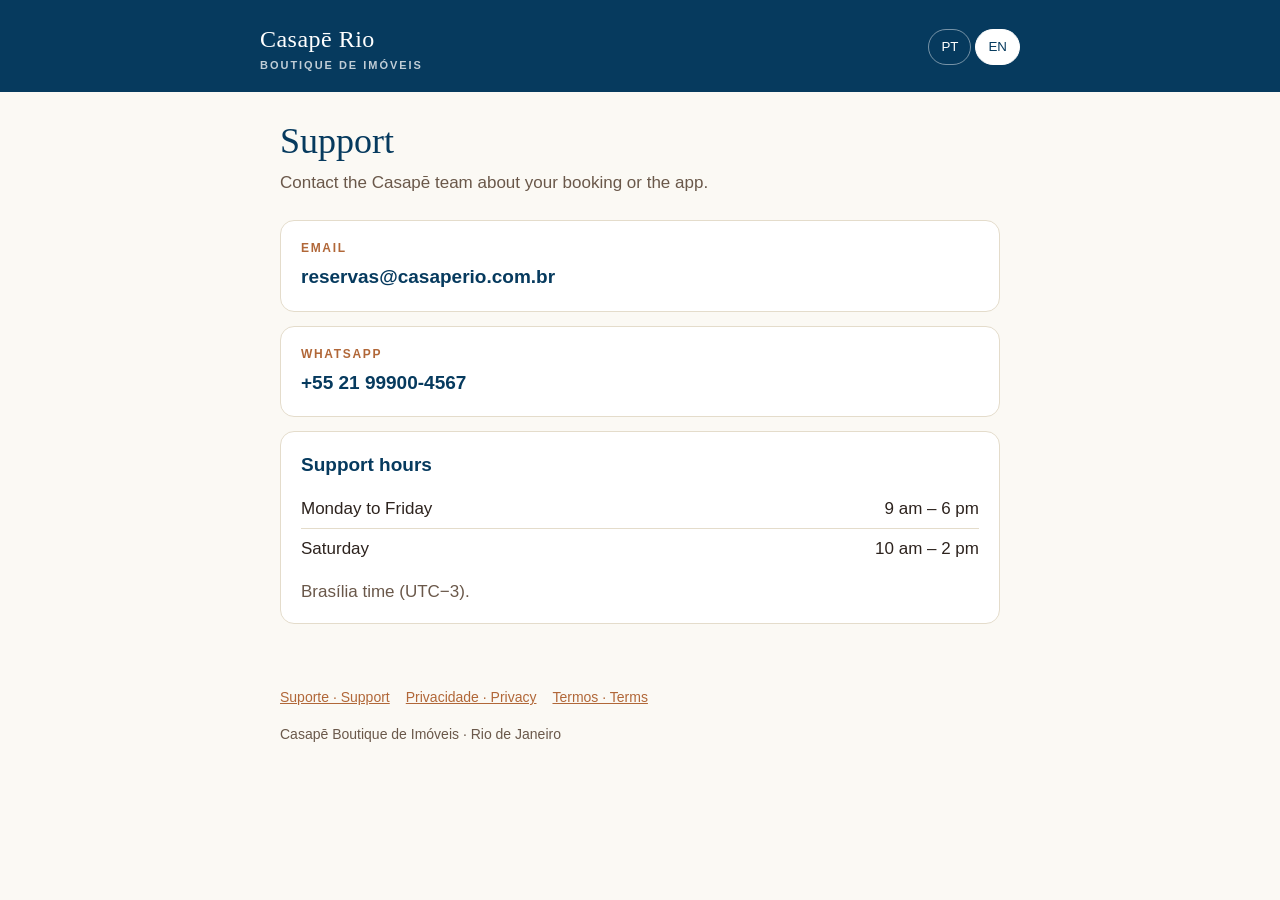
<file: index.html>
<!doctype html>
<html lang="pt-BR">
<head>
  <meta charset="utf-8">
  <meta name="viewport" content="width=device-width, initial-scale=1">
  <link rel="icon" href="data:,">
  <title>Casapē Rio</title>
  <meta http-equiv="refresh" content="0; url=/suporte/">
  <link rel="canonical" href="/suporte/">
  <script>location.replace('/suporte/' + location.search);</script>
</head>
<body>
  <p><a href="/suporte/">Suporte · Support</a></p>
</body>
</html>
</file>
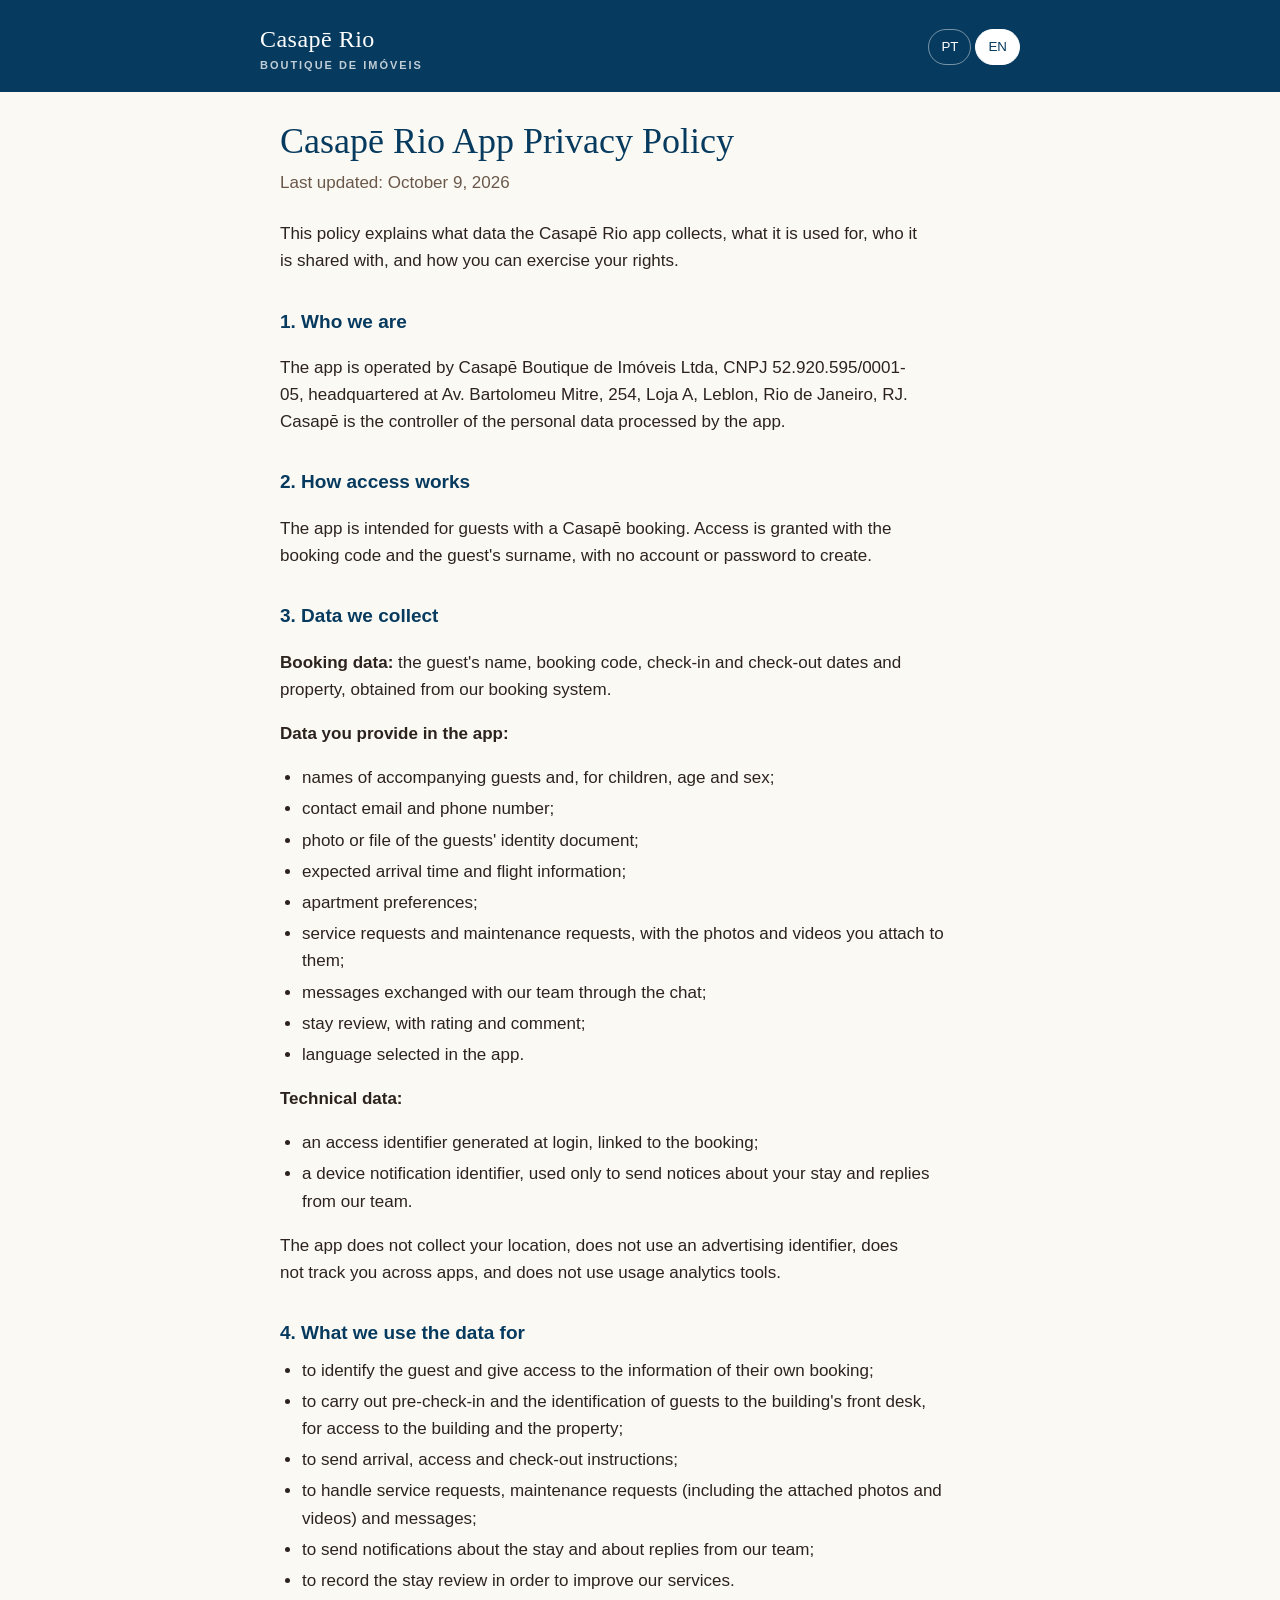
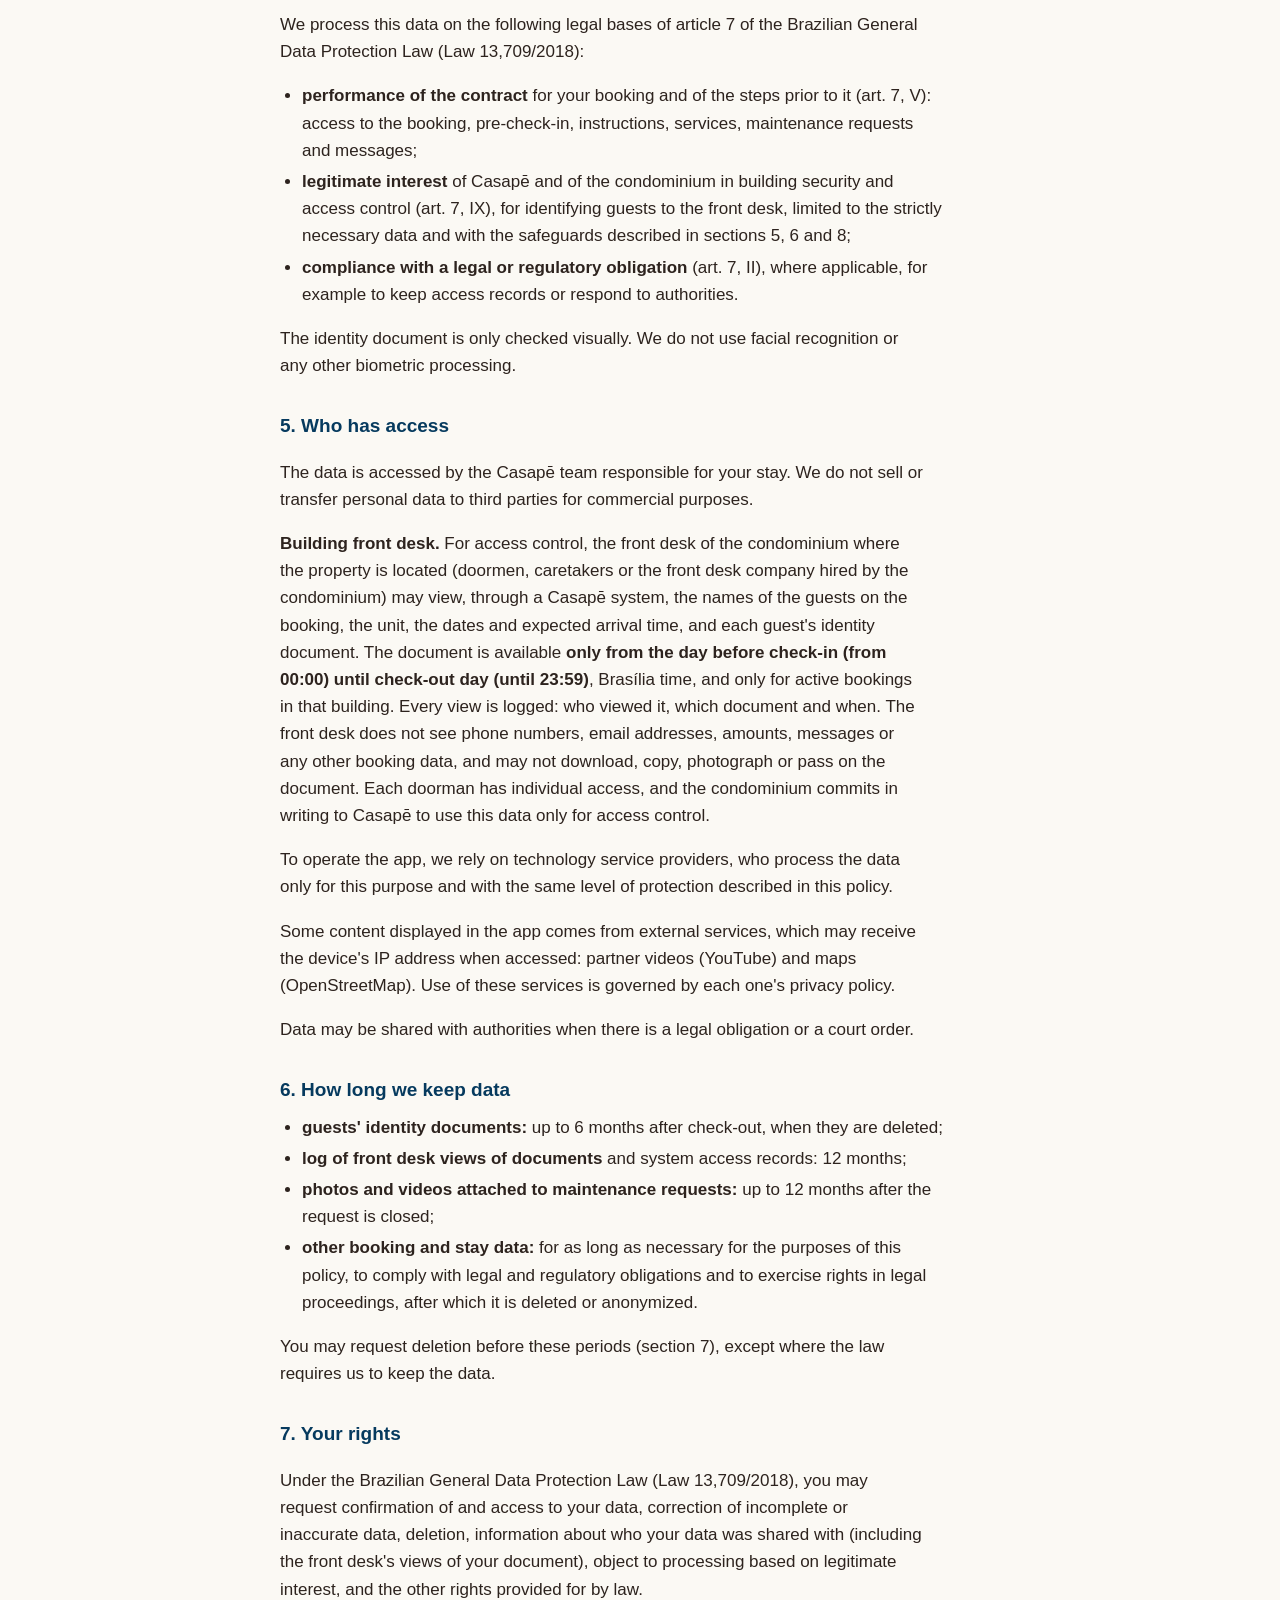
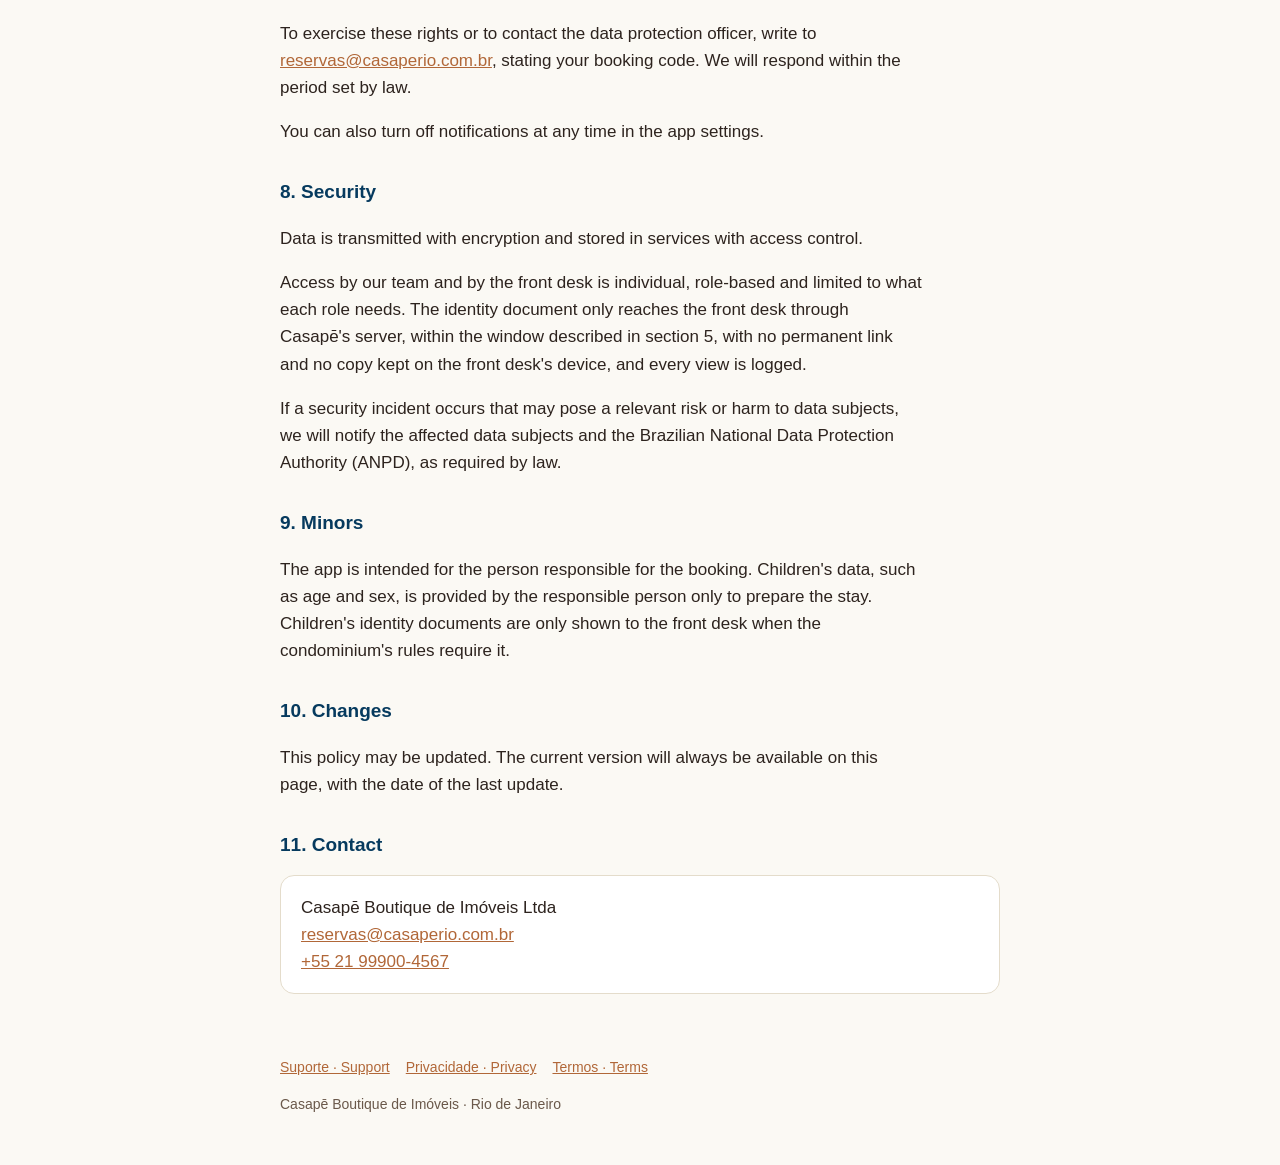
<file: privacidade/index.html>
<!doctype html>
<html lang="pt-BR">
<head>
  <meta charset="utf-8">
  <meta name="viewport" content="width=device-width, initial-scale=1">
  <link rel="icon" href="data:,">
  <title>Política de Privacidade · Casapē Rio</title>
  <meta name="description" content="Política de Privacidade do aplicativo Casapē Rio.">
  <link rel="stylesheet" href="/assets/site.css">
</head>
<body>
  <header>
    <div class="topo">
      <a class="marca" href="/suporte/">Casapē Rio<small>Boutique de Imóveis</small></a>
      <div class="idiomas" role="group" aria-label="Idioma / Language">
        <button type="button" data-set="pt" aria-pressed="true">PT</button>
        <button type="button" data-set="en" aria-pressed="false">EN</button>
      </div>
    </div>
  </header>

  <main class="texto">
    <!-- Revisão L-1 (LGPD, portaria do condomínio), 09/10/2026: §3, §4, §5, §6, §7, §8 e §9,
         em pt e en. A validar com o jurídico antes de publicar. Os prazos do §6 dependem da
         limpeza automática (documentos e registros) e do prazo dos anexos dos chamados. -->
    <article data-lang="pt">
      <h1>Política de Privacidade do Aplicativo Casapē Rio</h1>
      <p class="sub">Última atualização: 9 de outubro de 2026</p>

      <p>Esta política explica quais dados o aplicativo Casapē Rio coleta, para que eles são usados, com quem são compartilhados e como você pode exercer seus direitos.</p>

      <h2>1. Quem somos</h2>
      <p>O aplicativo é operado pela Casapē Boutique de Imóveis Ltda, CNPJ 52.920.595/0001-05, com sede na Av. Bartolomeu Mitre, 254, Loja A, Leblon, Rio de Janeiro, RJ. A Casapē é a controladora dos dados pessoais tratados pelo aplicativo.</p>

      <h2>2. Como o acesso funciona</h2>
      <p>O aplicativo é destinado a hóspedes com reserva na Casapē. O acesso é feito com o código da reserva e o sobrenome do hóspede, sem criação de conta nem senha.</p>

      <h2>3. Dados que coletamos</h2>
      <p><strong>Dados da reserva:</strong> nome do hóspede, código da reserva, datas de entrada e saída e imóvel, obtidos do nosso sistema de reservas.</p>
      <p><strong>Dados que você informa no aplicativo:</strong></p>
      <ul>
        <li>nomes dos acompanhantes e, no caso de crianças, idade e sexo;</li>
        <li>e-mail e telefone de contato;</li>
        <li>foto ou arquivo do documento de identidade dos hóspedes;</li>
        <li>horário previsto de chegada e informações de voo;</li>
        <li>preferências do apartamento;</li>
        <li>pedidos de serviço e chamados de manutenção, com as fotos e os vídeos que você anexar a eles;</li>
        <li>mensagens trocadas com a nossa equipe pelo chat;</li>
        <li>avaliação da estadia, com nota e comentário;</li>
        <li>idioma escolhido no aplicativo.</li>
      </ul>
      <p><strong>Dados técnicos:</strong></p>
      <ul>
        <li>um identificador de acesso gerado no login, ligado à reserva;</li>
        <li>um identificador de notificações do aparelho, usado apenas para enviar avisos sobre a sua estadia e respostas da equipe.</li>
      </ul>
      <p>O aplicativo não coleta sua localização, não usa identificador de publicidade, não faz rastreamento entre aplicativos e não utiliza ferramentas de análise de uso.</p>

      <h2>4. Para que usamos os dados</h2>
      <ul>
        <li>identificar o hóspede e dar acesso às informações da própria reserva;</li>
        <li>realizar o pré-check-in e a identificação dos hóspedes perante a portaria do condomínio, para o acesso ao prédio e ao imóvel;</li>
        <li>enviar orientações de chegada, acesso e saída;</li>
        <li>atender pedidos de serviço, chamados de manutenção (inclusive pelas fotos e vídeos anexados) e mensagens;</li>
        <li>enviar notificações sobre a estadia e sobre respostas da equipe;</li>
        <li>registrar a avaliação da estadia para melhorar nossos serviços.</li>
      </ul>
      <p>Tratamos esses dados com base nas hipóteses do art. 7º da Lei Geral de Proteção de Dados (Lei 13.709/2018):</p>
      <ul>
        <li><strong>execução do contrato</strong> da sua reserva e dos procedimentos preliminares a ele (art. 7º, V): acesso à reserva, pré-check-in, orientações, serviços, chamados e mensagens;</li>
        <li><strong>legítimo interesse</strong> da Casapē e do condomínio na segurança do prédio e no controle de acesso (art. 7º, IX), para a identificação dos hóspedes perante a portaria, limitado aos dados estritamente necessários e com as garantias descritas nas seções 5, 6 e 8;</li>
        <li><strong>cumprimento de obrigação legal ou regulatória</strong> (art. 7º, II), quando houver, por exemplo para guardar registros de acesso ou atender a autoridades.</li>
      </ul>
      <p>O documento de identidade é conferido apenas visualmente. Não fazemos reconhecimento facial nem qualquer outro tratamento biométrico.</p>

      <h2>5. Quem tem acesso</h2>
      <p>Os dados são acessados pela equipe da Casapē responsável pela sua estadia. Não vendemos nem cedemos dados pessoais a terceiros para fins comerciais.</p>
      <p><strong>Portaria do condomínio.</strong> Para o controle de acesso ao prédio, a portaria do condomínio onde fica o imóvel (porteiros, zeladores ou a empresa de portaria contratada pelo condomínio) pode ver, por um sistema da Casapē, o nome dos hóspedes da reserva, a unidade, as datas e o horário previsto de chegada, e o documento de identidade de cada hóspede. O documento fica disponível <strong>somente da véspera do check-in (a partir de 00:00) até o dia do check-out (até 23:59)</strong>, no horário de Brasília, e só para as reservas ativas daquele prédio. Cada consulta fica registrada: quem consultou, qual documento e quando. A portaria não vê telefone, e-mail, valores, mensagens nem outros dados da reserva, e não pode baixar, copiar, fotografar ou repassar o documento. Cada porteiro tem acesso individual, e o condomínio assume por escrito com a Casapē o compromisso de usar esses dados só para o controle de acesso.</p>
      <p>Para o funcionamento do aplicativo, contamos com prestadores de serviço de tecnologia, que tratam os dados apenas para essa finalidade e com o mesmo nível de proteção descrito nesta política.</p>
      <p>Alguns conteúdos exibidos no aplicativo vêm de serviços externos, que podem receber o endereço IP do aparelho quando acessados: vídeos de parceiros (YouTube) e mapas (OpenStreetMap). O uso desses serviços segue as políticas de privacidade de cada um.</p>
      <p>Dados podem ser compartilhados com autoridades quando houver obrigação legal ou ordem judicial.</p>

      <h2>6. Por quanto tempo guardamos</h2>
      <ul>
        <li><strong>documento de identidade dos hóspedes:</strong> até 6 meses depois do check-out, quando é apagado;</li>
        <li><strong>registro das consultas da portaria aos documentos</strong> e registros de acesso ao sistema: 12 meses;</li>
        <li><strong>fotos e vídeos anexados aos chamados:</strong> até 12 meses depois da conclusão do chamado;</li>
        <li><strong>demais dados da reserva e da estadia:</strong> pelo tempo necessário para as finalidades desta política e para o cumprimento de obrigações legais e regulatórias e o exercício de direitos em processos, depois do que são apagados ou anonimizados.</li>
      </ul>
      <p>Você pode pedir a exclusão antes desses prazos (seção 7), salvo quando a lei exigir a guarda.</p>

      <h2>7. Seus direitos</h2>
      <p>Nos termos da Lei Geral de Proteção de Dados (Lei 13.709/2018), você pode solicitar a confirmação e o acesso aos seus dados, a correção de dados incompletos ou incorretos, a exclusão, informações sobre com quem os dados foram compartilhados (inclusive as consultas da portaria ao seu documento), opor-se a um tratamento feito com base no legítimo interesse e os demais direitos previstos na lei.</p>
      <p>Para exercer esses direitos ou falar com o encarregado pelo tratamento de dados pessoais, escreva para <a href="mailto:reservas@casaperio.com.br">reservas@casaperio.com.br</a>, informando o código da reserva. Responderemos no prazo previsto em lei.</p>
      <p>Você também pode desativar as notificações a qualquer momento nas configurações do aplicativo.</p>

      <h2>8. Segurança</h2>
      <p>Os dados são transmitidos com criptografia e armazenados em serviços com controle de acesso.</p>
      <p>O acesso da equipe e da portaria é individual, por perfil e limitado ao que cada função precisa. O documento de identidade só chega à portaria pelo servidor da Casapē, dentro da janela descrita na seção 5, sem link permanente e sem cópia guardada no aparelho da portaria, e cada consulta fica registrada.</p>
      <p>Se ocorrer um incidente de segurança que possa trazer risco ou dano relevante aos titulares, comunicaremos os titulares afetados e a Autoridade Nacional de Proteção de Dados (ANPD), como prevê a lei.</p>

      <h2>9. Menores de idade</h2>
      <p>O aplicativo é destinado ao responsável pela reserva. Dados de crianças, como idade e sexo, são informados pelo responsável apenas para preparar a hospedagem. O documento de identidade de crianças só é mostrado à portaria quando o regulamento do condomínio exigir.</p>

      <h2>10. Alterações</h2>
      <p>Esta política pode ser atualizada. A versão vigente estará sempre disponível nesta página, com a data da última atualização.</p>

      <h2>11. Contato</h2>
      <div class="cartao">
        <p style="margin:0">Casapē Boutique de Imóveis Ltda<br>
        <a href="mailto:reservas@casaperio.com.br">reservas@casaperio.com.br</a><br>
        <a href="https://wa.me/5521999004567">+55 21 99900-4567</a></p>
      </div>
    </article>

    <article data-lang="en" hidden>
      <h1>Casapē Rio App Privacy Policy</h1>
      <p class="sub">Last updated: October 9, 2026</p>

      <p>This policy explains what data the Casapē Rio app collects, what it is used for, who it is shared with, and how you can exercise your rights.</p>

      <h2>1. Who we are</h2>
      <p>The app is operated by Casapē Boutique de Imóveis Ltda, CNPJ 52.920.595/0001-05, headquartered at Av. Bartolomeu Mitre, 254, Loja A, Leblon, Rio de Janeiro, RJ. Casapē is the controller of the personal data processed by the app.</p>

      <h2>2. How access works</h2>
      <p>The app is intended for guests with a Casapē booking. Access is granted with the booking code and the guest's surname, with no account or password to create.</p>

      <h2>3. Data we collect</h2>
      <p><strong>Booking data:</strong> the guest's name, booking code, check-in and check-out dates and property, obtained from our booking system.</p>
      <p><strong>Data you provide in the app:</strong></p>
      <ul>
        <li>names of accompanying guests and, for children, age and sex;</li>
        <li>contact email and phone number;</li>
        <li>photo or file of the guests' identity document;</li>
        <li>expected arrival time and flight information;</li>
        <li>apartment preferences;</li>
        <li>service requests and maintenance requests, with the photos and videos you attach to them;</li>
        <li>messages exchanged with our team through the chat;</li>
        <li>stay review, with rating and comment;</li>
        <li>language selected in the app.</li>
      </ul>
      <p><strong>Technical data:</strong></p>
      <ul>
        <li>an access identifier generated at login, linked to the booking;</li>
        <li>a device notification identifier, used only to send notices about your stay and replies from our team.</li>
      </ul>
      <p>The app does not collect your location, does not use an advertising identifier, does not track you across apps, and does not use usage analytics tools.</p>

      <h2>4. What we use the data for</h2>
      <ul>
        <li>to identify the guest and give access to the information of their own booking;</li>
        <li>to carry out pre-check-in and the identification of guests to the building's front desk, for access to the building and the property;</li>
        <li>to send arrival, access and check-out instructions;</li>
        <li>to handle service requests, maintenance requests (including the attached photos and videos) and messages;</li>
        <li>to send notifications about the stay and about replies from our team;</li>
        <li>to record the stay review in order to improve our services.</li>
      </ul>
      <p>We process this data on the following legal bases of article 7 of the Brazilian General Data Protection Law (Law 13,709/2018):</p>
      <ul>
        <li><strong>performance of the contract</strong> for your booking and of the steps prior to it (art. 7, V): access to the booking, pre-check-in, instructions, services, maintenance requests and messages;</li>
        <li><strong>legitimate interest</strong> of Casapē and of the condominium in building security and access control (art. 7, IX), for identifying guests to the front desk, limited to the strictly necessary data and with the safeguards described in sections 5, 6 and 8;</li>
        <li><strong>compliance with a legal or regulatory obligation</strong> (art. 7, II), where applicable, for example to keep access records or respond to authorities.</li>
      </ul>
      <p>The identity document is only checked visually. We do not use facial recognition or any other biometric processing.</p>

      <h2>5. Who has access</h2>
      <p>The data is accessed by the Casapē team responsible for your stay. We do not sell or transfer personal data to third parties for commercial purposes.</p>
      <p><strong>Building front desk.</strong> For access control, the front desk of the condominium where the property is located (doormen, caretakers or the front desk company hired by the condominium) may view, through a Casapē system, the names of the guests on the booking, the unit, the dates and expected arrival time, and each guest's identity document. The document is available <strong>only from the day before check-in (from 00:00) until check-out day (until 23:59)</strong>, Brasília time, and only for active bookings in that building. Every view is logged: who viewed it, which document and when. The front desk does not see phone numbers, email addresses, amounts, messages or any other booking data, and may not download, copy, photograph or pass on the document. Each doorman has individual access, and the condominium commits in writing to Casapē to use this data only for access control.</p>
      <p>To operate the app, we rely on technology service providers, who process the data only for this purpose and with the same level of protection described in this policy.</p>
      <p>Some content displayed in the app comes from external services, which may receive the device's IP address when accessed: partner videos (YouTube) and maps (OpenStreetMap). Use of these services is governed by each one's privacy policy.</p>
      <p>Data may be shared with authorities when there is a legal obligation or a court order.</p>

      <h2>6. How long we keep data</h2>
      <ul>
        <li><strong>guests' identity documents:</strong> up to 6 months after check-out, when they are deleted;</li>
        <li><strong>log of front desk views of documents</strong> and system access records: 12 months;</li>
        <li><strong>photos and videos attached to maintenance requests:</strong> up to 12 months after the request is closed;</li>
        <li><strong>other booking and stay data:</strong> for as long as necessary for the purposes of this policy, to comply with legal and regulatory obligations and to exercise rights in legal proceedings, after which it is deleted or anonymized.</li>
      </ul>
      <p>You may request deletion before these periods (section 7), except where the law requires us to keep the data.</p>

      <h2>7. Your rights</h2>
      <p>Under the Brazilian General Data Protection Law (Law 13,709/2018), you may request confirmation of and access to your data, correction of incomplete or inaccurate data, deletion, information about who your data was shared with (including the front desk's views of your document), object to processing based on legitimate interest, and the other rights provided for by law.</p>
      <p>To exercise these rights or to contact the data protection officer, write to <a href="mailto:reservas@casaperio.com.br">reservas@casaperio.com.br</a>, stating your booking code. We will respond within the period set by law.</p>
      <p>You can also turn off notifications at any time in the app settings.</p>

      <h2>8. Security</h2>
      <p>Data is transmitted with encryption and stored in services with access control.</p>
      <p>Access by our team and by the front desk is individual, role-based and limited to what each role needs. The identity document only reaches the front desk through Casapē's server, within the window described in section 5, with no permanent link and no copy kept on the front desk's device, and every view is logged.</p>
      <p>If a security incident occurs that may pose a relevant risk or harm to data subjects, we will notify the affected data subjects and the Brazilian National Data Protection Authority (ANPD), as required by law.</p>

      <h2>9. Minors</h2>
      <p>The app is intended for the person responsible for the booking. Children's data, such as age and sex, is provided by the responsible person only to prepare the stay. Children's identity documents are only shown to the front desk when the condominium's rules require it.</p>

      <h2>10. Changes</h2>
      <p>This policy may be updated. The current version will always be available on this page, with the date of the last update.</p>

      <h2>11. Contact</h2>
      <div class="cartao">
        <p style="margin:0">Casapē Boutique de Imóveis Ltda<br>
        <a href="mailto:reservas@casaperio.com.br">reservas@casaperio.com.br</a><br>
        <a href="https://wa.me/5521999004567">+55 21 99900-4567</a></p>
      </div>
    </article>
  </main>

  <footer>
    <nav>
      <a href="/suporte/">Suporte · Support</a>
      <a href="/privacidade/">Privacidade · Privacy</a>
      <a href="/termos/">Termos · Terms</a>
    </nav>
    <p>Casapē Boutique de Imóveis · Rio de Janeiro</p>
  </footer>

  <script src="/assets/lang.js"></script>
</body>
</html>
</file>
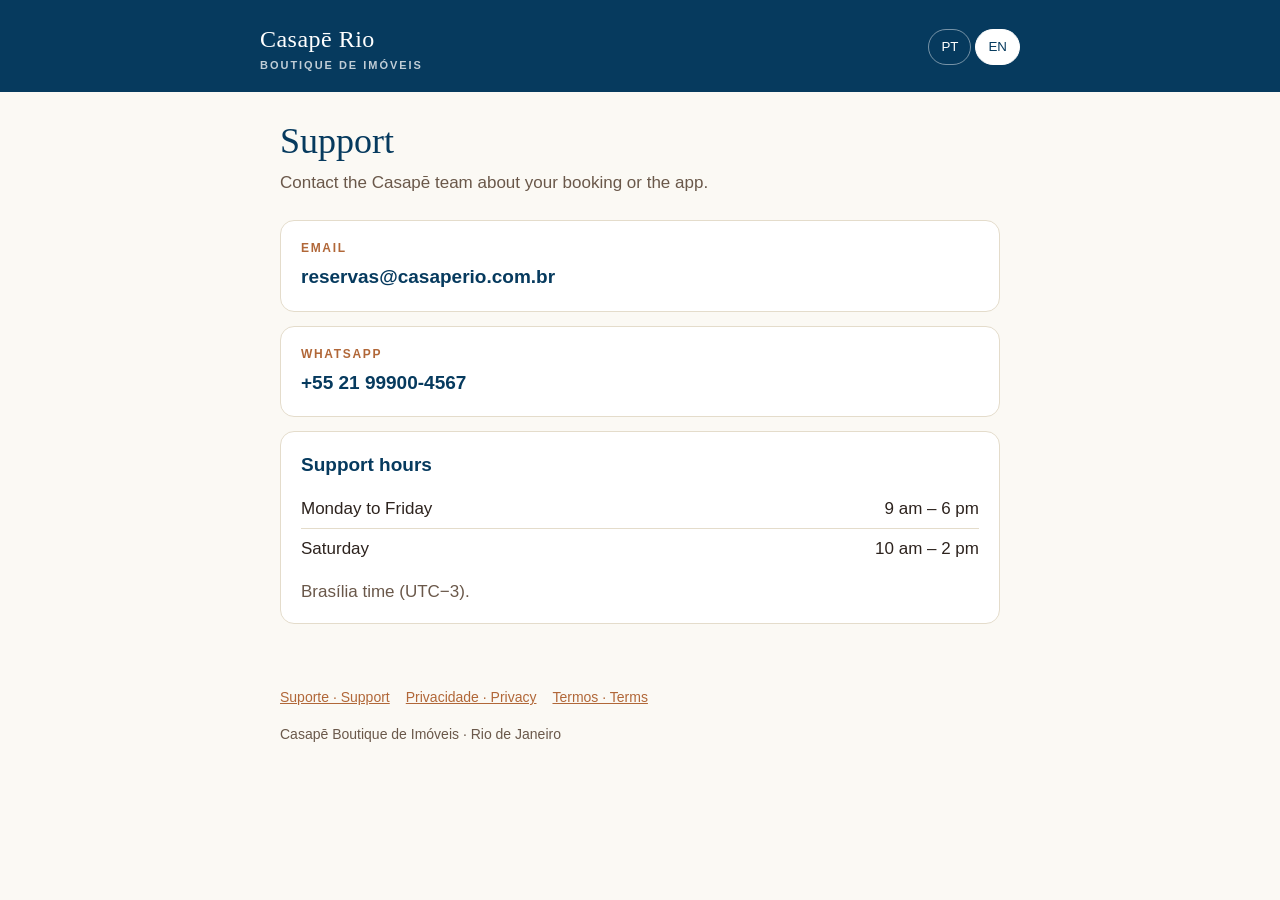
<file: suporte/index.html>
<!doctype html>
<html lang="pt-BR">
<head>
  <meta charset="utf-8">
  <meta name="viewport" content="width=device-width, initial-scale=1">
  <link rel="icon" href="data:,">
  <title>Suporte · Casapē Rio</title>
  <meta name="description" content="Suporte do app Casapē Rio: e-mail, WhatsApp e horário de atendimento.">
  <link rel="stylesheet" href="/assets/site.css">
</head>
<body>
  <header>
    <div class="topo">
      <a class="marca" href="/suporte/">Casapē Rio<small>Boutique de Imóveis</small></a>
      <div class="idiomas" role="group" aria-label="Idioma / Language">
        <button type="button" data-set="pt" aria-pressed="true">PT</button>
        <button type="button" data-set="en" aria-pressed="false">EN</button>
      </div>
    </div>
  </header>

  <main>
    <section data-lang="pt">
      <h1>Suporte</h1>
      <p class="sub">Fale com a equipe Casapē sobre a sua reserva ou sobre o aplicativo.</p>

      <div class="cartao">
        <p class="rotulo">E-mail</p>
        <a class="contato" href="mailto:reservas@casaperio.com.br">reservas@casaperio.com.br</a>
      </div>

      <div class="cartao">
        <p class="rotulo">WhatsApp</p>
        <a class="contato" href="https://wa.me/5521999004567">+55 21 99900-4567</a>
      </div>

      <div class="cartao">
        <h2>Horário de atendimento</h2>
        <table>
          <tr><td>Segunda a sexta</td><td>9h às 18h</td></tr>
          <tr><td>Sábado</td><td>10h às 14h</td></tr>
        </table>
        <p class="sub" style="margin:10px 0 0">Horário de Brasília.</p>
      </div>
    </section>

    <section data-lang="en" hidden>
      <h1>Support</h1>
      <p class="sub">Contact the Casapē team about your booking or the app.</p>

      <div class="cartao">
        <p class="rotulo">Email</p>
        <a class="contato" href="mailto:reservas@casaperio.com.br">reservas@casaperio.com.br</a>
      </div>

      <div class="cartao">
        <p class="rotulo">WhatsApp</p>
        <a class="contato" href="https://wa.me/5521999004567">+55 21 99900-4567</a>
      </div>

      <div class="cartao">
        <h2>Support hours</h2>
        <table>
          <tr><td>Monday to Friday</td><td>9 am – 6 pm</td></tr>
          <tr><td>Saturday</td><td>10 am – 2 pm</td></tr>
        </table>
        <p class="sub" style="margin:10px 0 0">Brasília time (UTC−3).</p>
      </div>
    </section>
  </main>

  <footer>
    <nav>
      <a href="/suporte/">Suporte · Support</a>
      <a href="/privacidade/">Privacidade · Privacy</a>
      <a href="/termos/">Termos · Terms</a>
    </nav>
    <p>Casapē Boutique de Imóveis · Rio de Janeiro</p>
  </footer>

  <script src="/assets/lang.js"></script>
</body>
</html>
</file>
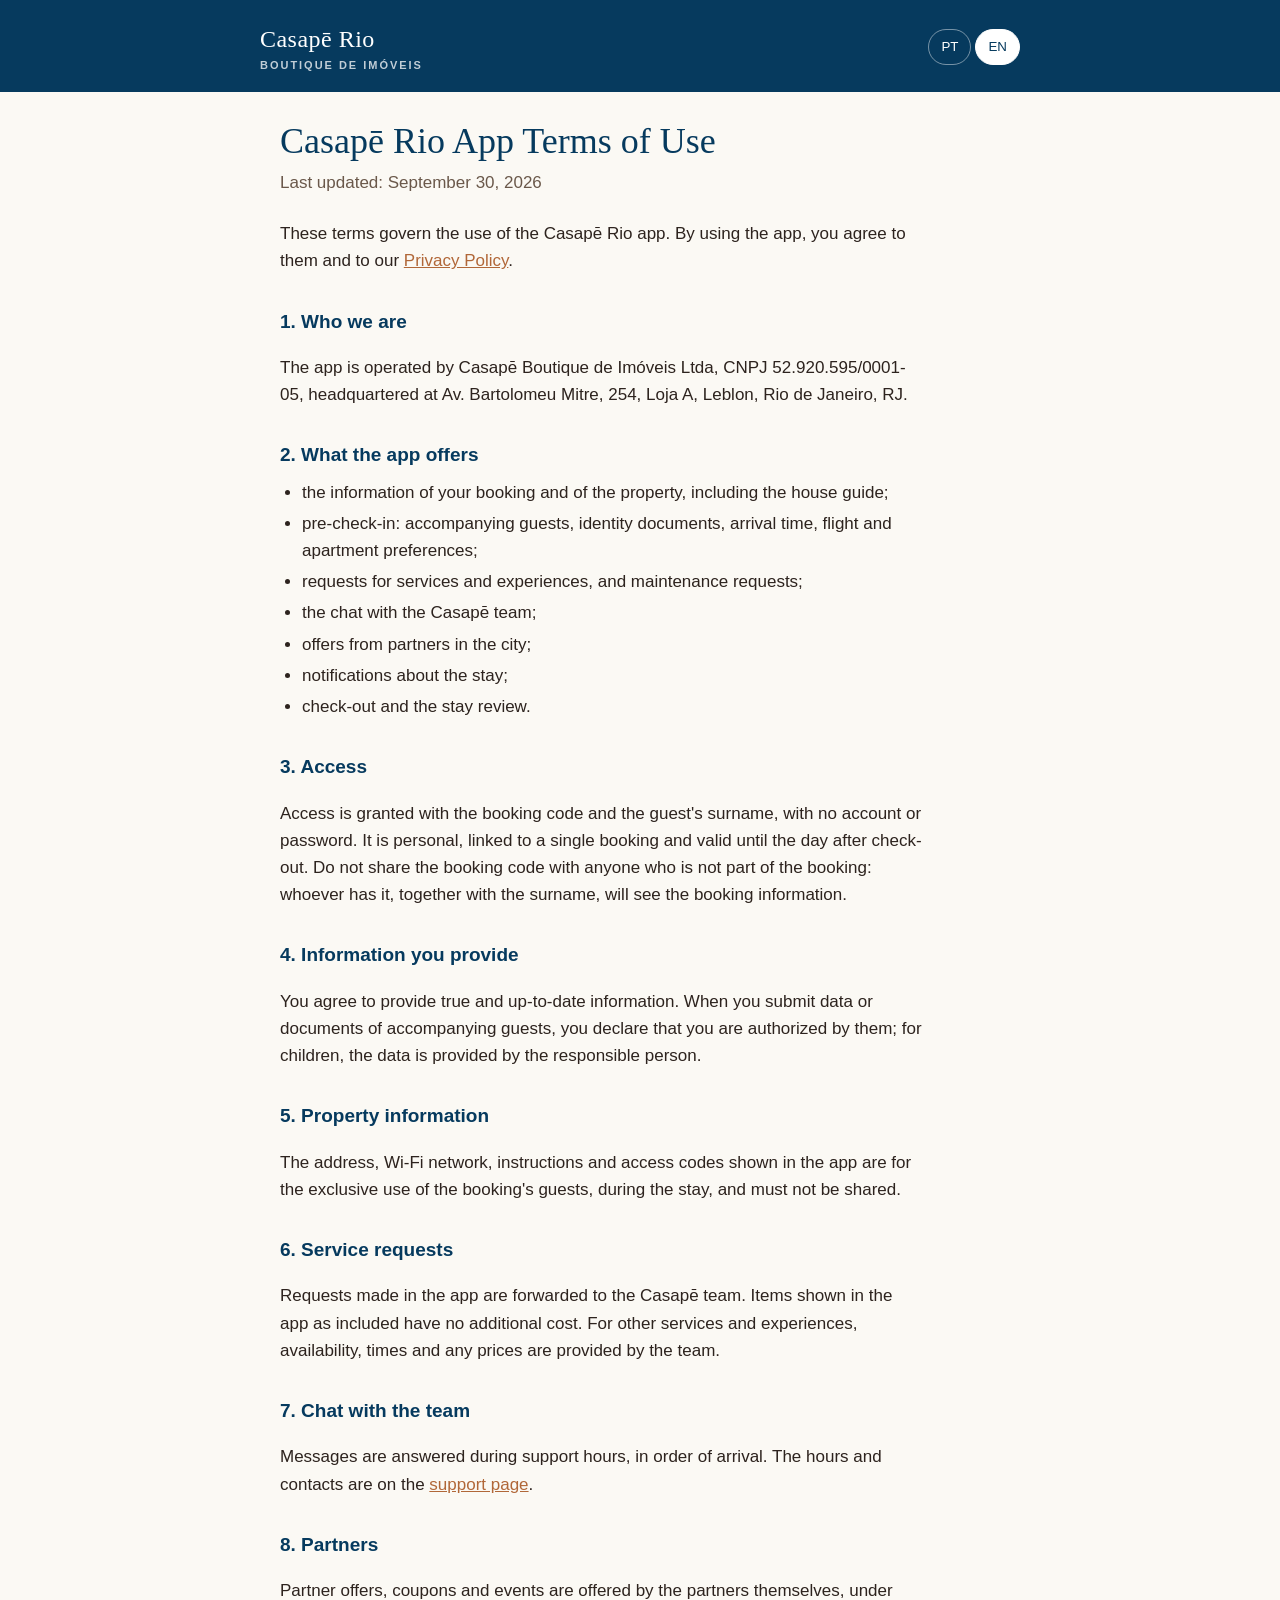
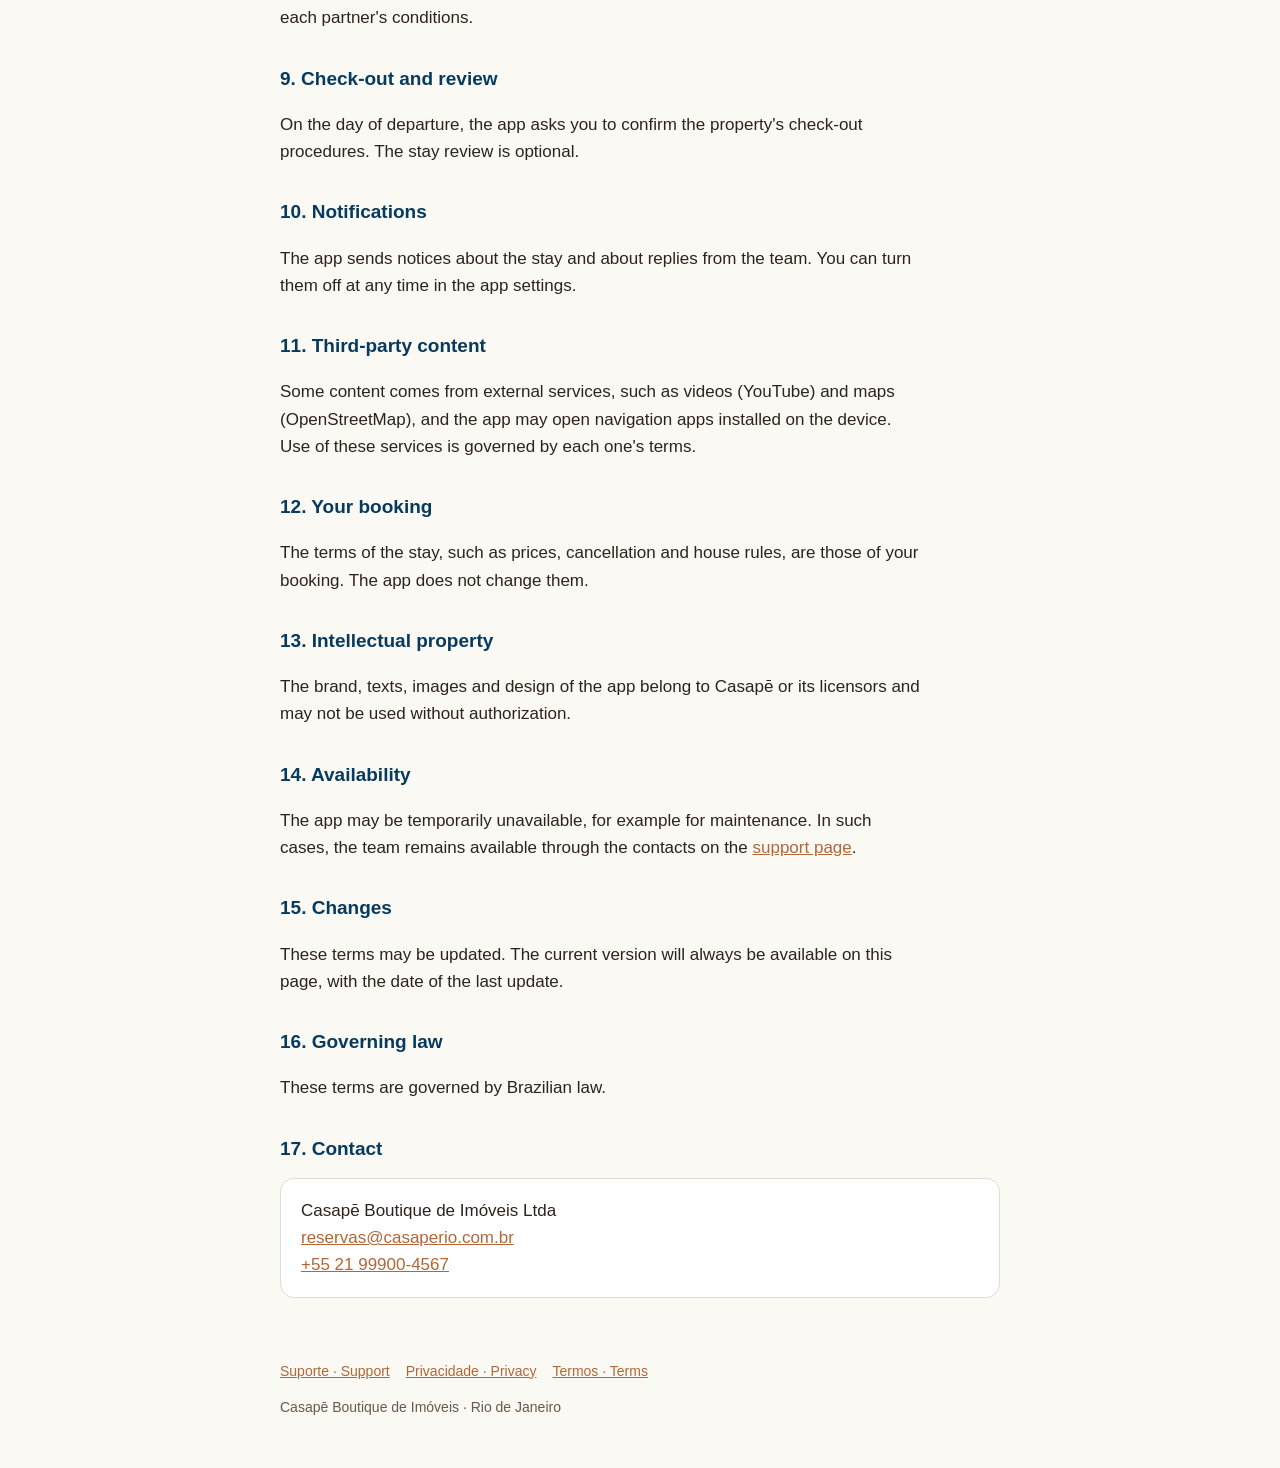
<file: termos/index.html>
<!doctype html>
<html lang="pt-BR">
<head>
  <meta charset="utf-8">
  <meta name="viewport" content="width=device-width, initial-scale=1">
  <link rel="icon" href="data:,">
  <title>Termos de Uso · Casapē Rio</title>
  <meta name="description" content="Termos de Uso do aplicativo Casapē Rio.">
  <link rel="stylesheet" href="/assets/site.css">
</head>
<body>
  <header>
    <div class="topo">
      <a class="marca" href="/suporte/">Casapē Rio<small>Boutique de Imóveis</small></a>
      <div class="idiomas" role="group" aria-label="Idioma / Language">
        <button type="button" data-set="pt" aria-pressed="true">PT</button>
        <button type="button" data-set="en" aria-pressed="false">EN</button>
      </div>
    </div>
  </header>

  <main class="texto">
    <article data-lang="pt">
      <h1>Termos de Uso do Aplicativo Casapē Rio</h1>
      <p class="sub">Última atualização: 30 de setembro de 2026</p>

      <p>Estes termos regem o uso do aplicativo Casapē Rio. Ao usar o aplicativo, você concorda com eles e com a nossa <a href="/privacidade/">Política de Privacidade</a>.</p>

      <h2>1. Quem somos</h2>
      <p>O aplicativo é operado pela Casapē Boutique de Imóveis Ltda, CNPJ 52.920.595/0001-05, com sede na Av. Bartolomeu Mitre, 254, Loja A, Leblon, Rio de Janeiro, RJ.</p>

      <h2>2. O que o aplicativo oferece</h2>
      <ul>
        <li>as informações da sua reserva e do imóvel, incluindo o guia da casa;</li>
        <li>o pré-check-in: acompanhantes, documentos de identidade, horário de chegada, voo e preferências do apartamento;</li>
        <li>pedidos de serviços e experiências e chamados de manutenção;</li>
        <li>o chat com a equipe Casapē;</li>
        <li>ofertas de parceiros na cidade;</li>
        <li>notificações sobre a estadia;</li>
        <li>o check-out e a avaliação da estadia.</li>
      </ul>

      <h2>3. Acesso</h2>
      <p>O acesso é feito com o código da reserva e o sobrenome do hóspede, sem conta nem senha. Ele é pessoal, ligado a uma única reserva e vale até o dia seguinte ao check-out. Não compartilhe o código da reserva com quem não faz parte dela: quem o tiver, junto com o sobrenome, verá as informações da reserva.</p>

      <h2>4. Informações que você fornece</h2>
      <p>Você se compromete a informar dados verdadeiros e atualizados. Ao enviar dados ou documentos de acompanhantes, você declara estar autorizado por eles; no caso de crianças, os dados são informados pelo responsável.</p>

      <h2>5. Informações do imóvel</h2>
      <p>O endereço, a rede Wi-Fi, as instruções e os códigos de acesso exibidos no aplicativo são de uso exclusivo dos hóspedes da reserva, durante a estadia, e não devem ser compartilhados.</p>

      <h2>6. Pedidos de serviço</h2>
      <p>Os pedidos feitos pelo aplicativo são encaminhados à equipe da Casapē. Os itens indicados no aplicativo como incluídos não têm custo adicional. Para os demais serviços e experiências, a disponibilidade, os horários e os eventuais valores são informados pela equipe.</p>

      <h2>7. Chat com a equipe</h2>
      <p>As mensagens são respondidas no horário de atendimento, na ordem de chegada. O horário e os contatos estão na <a href="/suporte/">página de suporte</a>.</p>

      <h2>8. Parceiros</h2>
      <p>As ofertas, os cupons e os eventos de parceiros são oferecidos pelos próprios parceiros, nas condições de cada um.</p>

      <h2>9. Check-out e avaliação</h2>
      <p>No dia da saída, o aplicativo pede a confirmação dos procedimentos de saída do imóvel. A avaliação da estadia é opcional.</p>

      <h2>10. Notificações</h2>
      <p>O aplicativo envia avisos sobre a estadia e sobre respostas da equipe. Você pode desativá-los a qualquer momento nas configurações do aplicativo.</p>

      <h2>11. Conteúdo de terceiros</h2>
      <p>Alguns conteúdos vêm de serviços externos, como vídeos (YouTube) e mapas (OpenStreetMap), e o aplicativo pode abrir aplicativos de navegação instalados no aparelho. O uso desses serviços segue os termos de cada um.</p>

      <h2>12. A sua reserva</h2>
      <p>As condições da hospedagem, como valores, cancelamento e regras da casa, são as da sua reserva. O aplicativo não as altera.</p>

      <h2>13. Propriedade intelectual</h2>
      <p>A marca, os textos, as imagens e o design do aplicativo pertencem à Casapē ou a seus licenciantes e não podem ser usados sem autorização.</p>

      <h2>14. Disponibilidade</h2>
      <p>O aplicativo pode ficar temporariamente indisponível, por exemplo para manutenção. Nesses casos, a equipe continua disponível pelos contatos da <a href="/suporte/">página de suporte</a>.</p>

      <h2>15. Alterações</h2>
      <p>Estes termos podem ser atualizados. A versão vigente estará sempre disponível nesta página, com a data da última atualização.</p>

      <h2>16. Lei aplicável</h2>
      <p>Estes termos são regidos pela legislação brasileira.</p>

      <h2>17. Contato</h2>
      <div class="cartao">
        <p style="margin:0">Casapē Boutique de Imóveis Ltda<br>
        <a href="mailto:reservas@casaperio.com.br">reservas@casaperio.com.br</a><br>
        <a href="https://wa.me/5521999004567">+55 21 99900-4567</a></p>
      </div>
    </article>

    <article data-lang="en" hidden>
      <h1>Casapē Rio App Terms of Use</h1>
      <p class="sub">Last updated: September 30, 2026</p>

      <p>These terms govern the use of the Casapē Rio app. By using the app, you agree to them and to our <a href="/privacidade/?lang=en">Privacy Policy</a>.</p>

      <h2>1. Who we are</h2>
      <p>The app is operated by Casapē Boutique de Imóveis Ltda, CNPJ 52.920.595/0001-05, headquartered at Av. Bartolomeu Mitre, 254, Loja A, Leblon, Rio de Janeiro, RJ.</p>

      <h2>2. What the app offers</h2>
      <ul>
        <li>the information of your booking and of the property, including the house guide;</li>
        <li>pre-check-in: accompanying guests, identity documents, arrival time, flight and apartment preferences;</li>
        <li>requests for services and experiences, and maintenance requests;</li>
        <li>the chat with the Casapē team;</li>
        <li>offers from partners in the city;</li>
        <li>notifications about the stay;</li>
        <li>check-out and the stay review.</li>
      </ul>

      <h2>3. Access</h2>
      <p>Access is granted with the booking code and the guest's surname, with no account or password. It is personal, linked to a single booking and valid until the day after check-out. Do not share the booking code with anyone who is not part of the booking: whoever has it, together with the surname, will see the booking information.</p>

      <h2>4. Information you provide</h2>
      <p>You agree to provide true and up-to-date information. When you submit data or documents of accompanying guests, you declare that you are authorized by them; for children, the data is provided by the responsible person.</p>

      <h2>5. Property information</h2>
      <p>The address, Wi-Fi network, instructions and access codes shown in the app are for the exclusive use of the booking's guests, during the stay, and must not be shared.</p>

      <h2>6. Service requests</h2>
      <p>Requests made in the app are forwarded to the Casapē team. Items shown in the app as included have no additional cost. For other services and experiences, availability, times and any prices are provided by the team.</p>

      <h2>7. Chat with the team</h2>
      <p>Messages are answered during support hours, in order of arrival. The hours and contacts are on the <a href="/suporte/?lang=en">support page</a>.</p>

      <h2>8. Partners</h2>
      <p>Partner offers, coupons and events are offered by the partners themselves, under each partner's conditions.</p>

      <h2>9. Check-out and review</h2>
      <p>On the day of departure, the app asks you to confirm the property's check-out procedures. The stay review is optional.</p>

      <h2>10. Notifications</h2>
      <p>The app sends notices about the stay and about replies from the team. You can turn them off at any time in the app settings.</p>

      <h2>11. Third-party content</h2>
      <p>Some content comes from external services, such as videos (YouTube) and maps (OpenStreetMap), and the app may open navigation apps installed on the device. Use of these services is governed by each one's terms.</p>

      <h2>12. Your booking</h2>
      <p>The terms of the stay, such as prices, cancellation and house rules, are those of your booking. The app does not change them.</p>

      <h2>13. Intellectual property</h2>
      <p>The brand, texts, images and design of the app belong to Casapē or its licensors and may not be used without authorization.</p>

      <h2>14. Availability</h2>
      <p>The app may be temporarily unavailable, for example for maintenance. In such cases, the team remains available through the contacts on the <a href="/suporte/?lang=en">support page</a>.</p>

      <h2>15. Changes</h2>
      <p>These terms may be updated. The current version will always be available on this page, with the date of the last update.</p>

      <h2>16. Governing law</h2>
      <p>These terms are governed by Brazilian law.</p>

      <h2>17. Contact</h2>
      <div class="cartao">
        <p style="margin:0">Casapē Boutique de Imóveis Ltda<br>
        <a href="mailto:reservas@casaperio.com.br">reservas@casaperio.com.br</a><br>
        <a href="https://wa.me/5521999004567">+55 21 99900-4567</a></p>
      </div>
    </article>
  </main>

  <footer>
    <nav>
      <a href="/suporte/">Suporte · Support</a>
      <a href="/privacidade/">Privacidade · Privacy</a>
      <a href="/termos/">Termos · Terms</a>
    </nav>
    <p>Casapē Boutique de Imóveis · Rio de Janeiro</p>
  </footer>

  <script src="/assets/lang.js"></script>
</body>
</html>
</file>
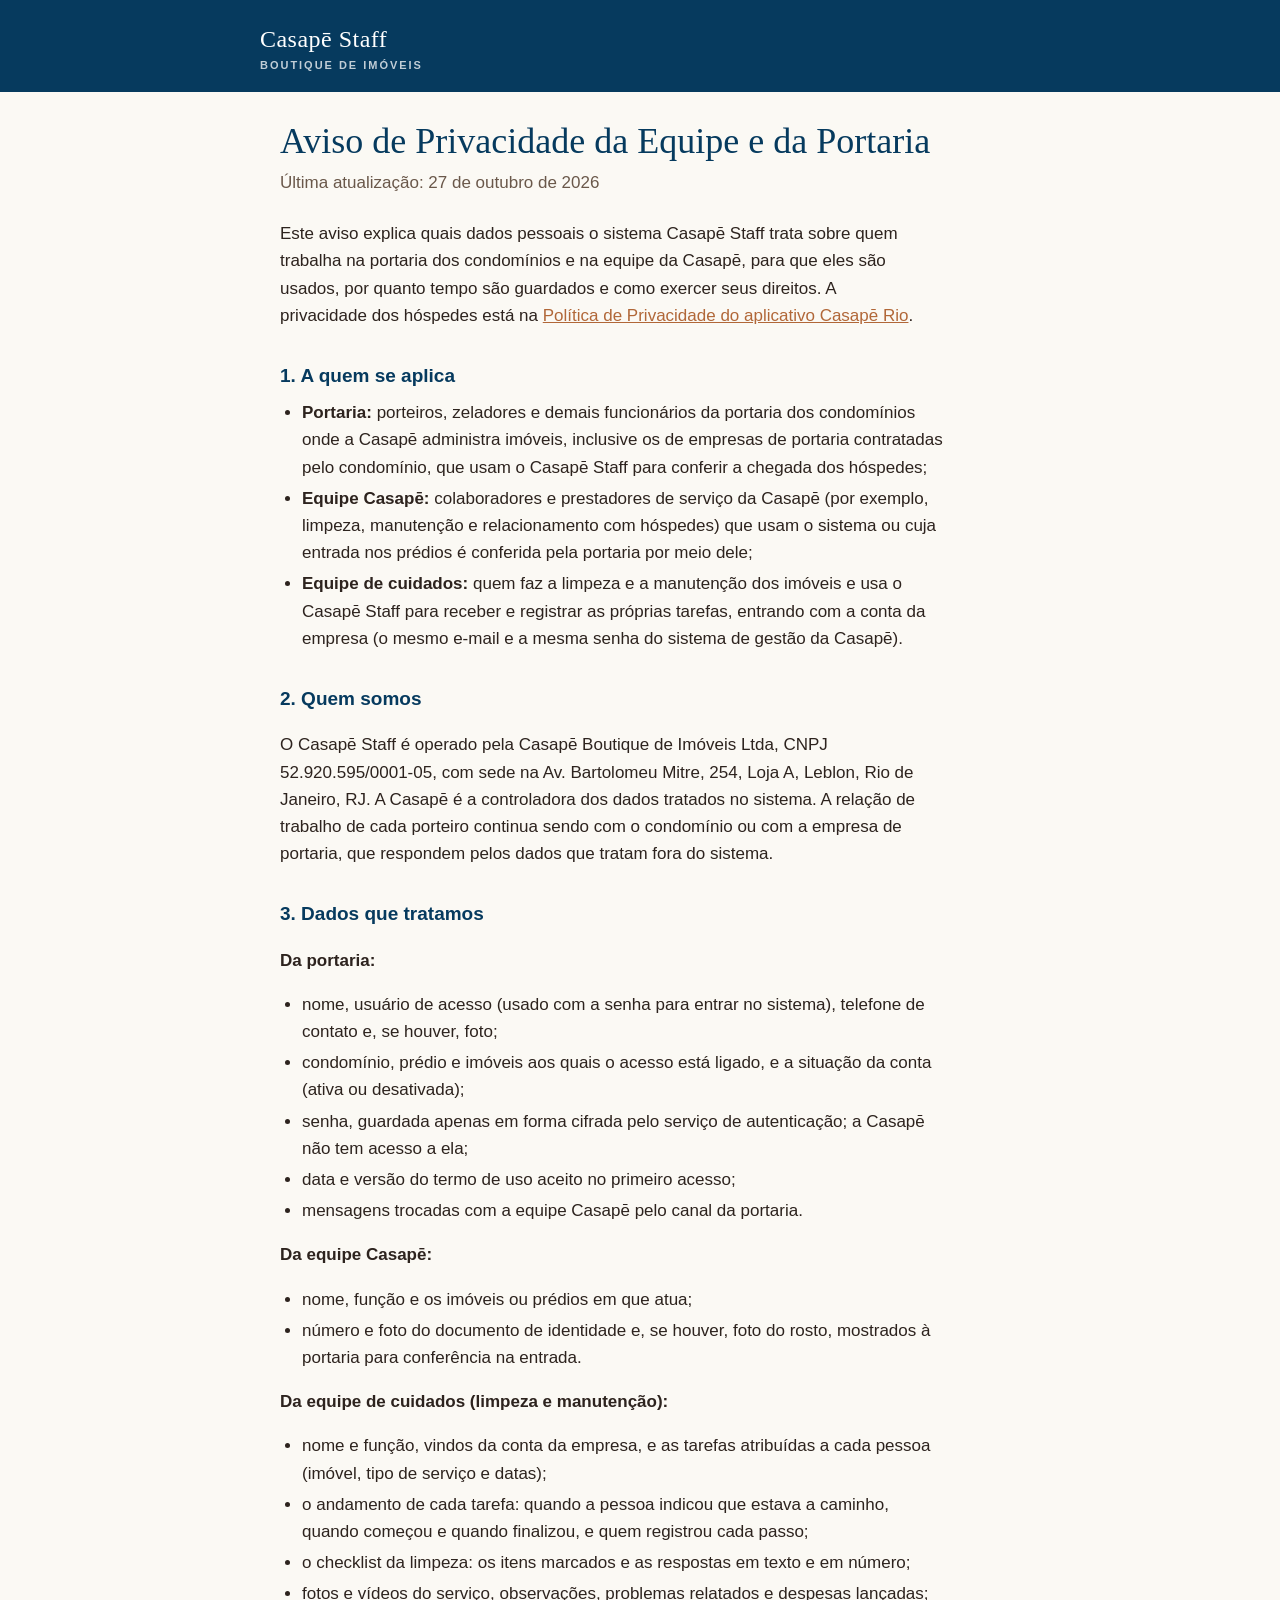
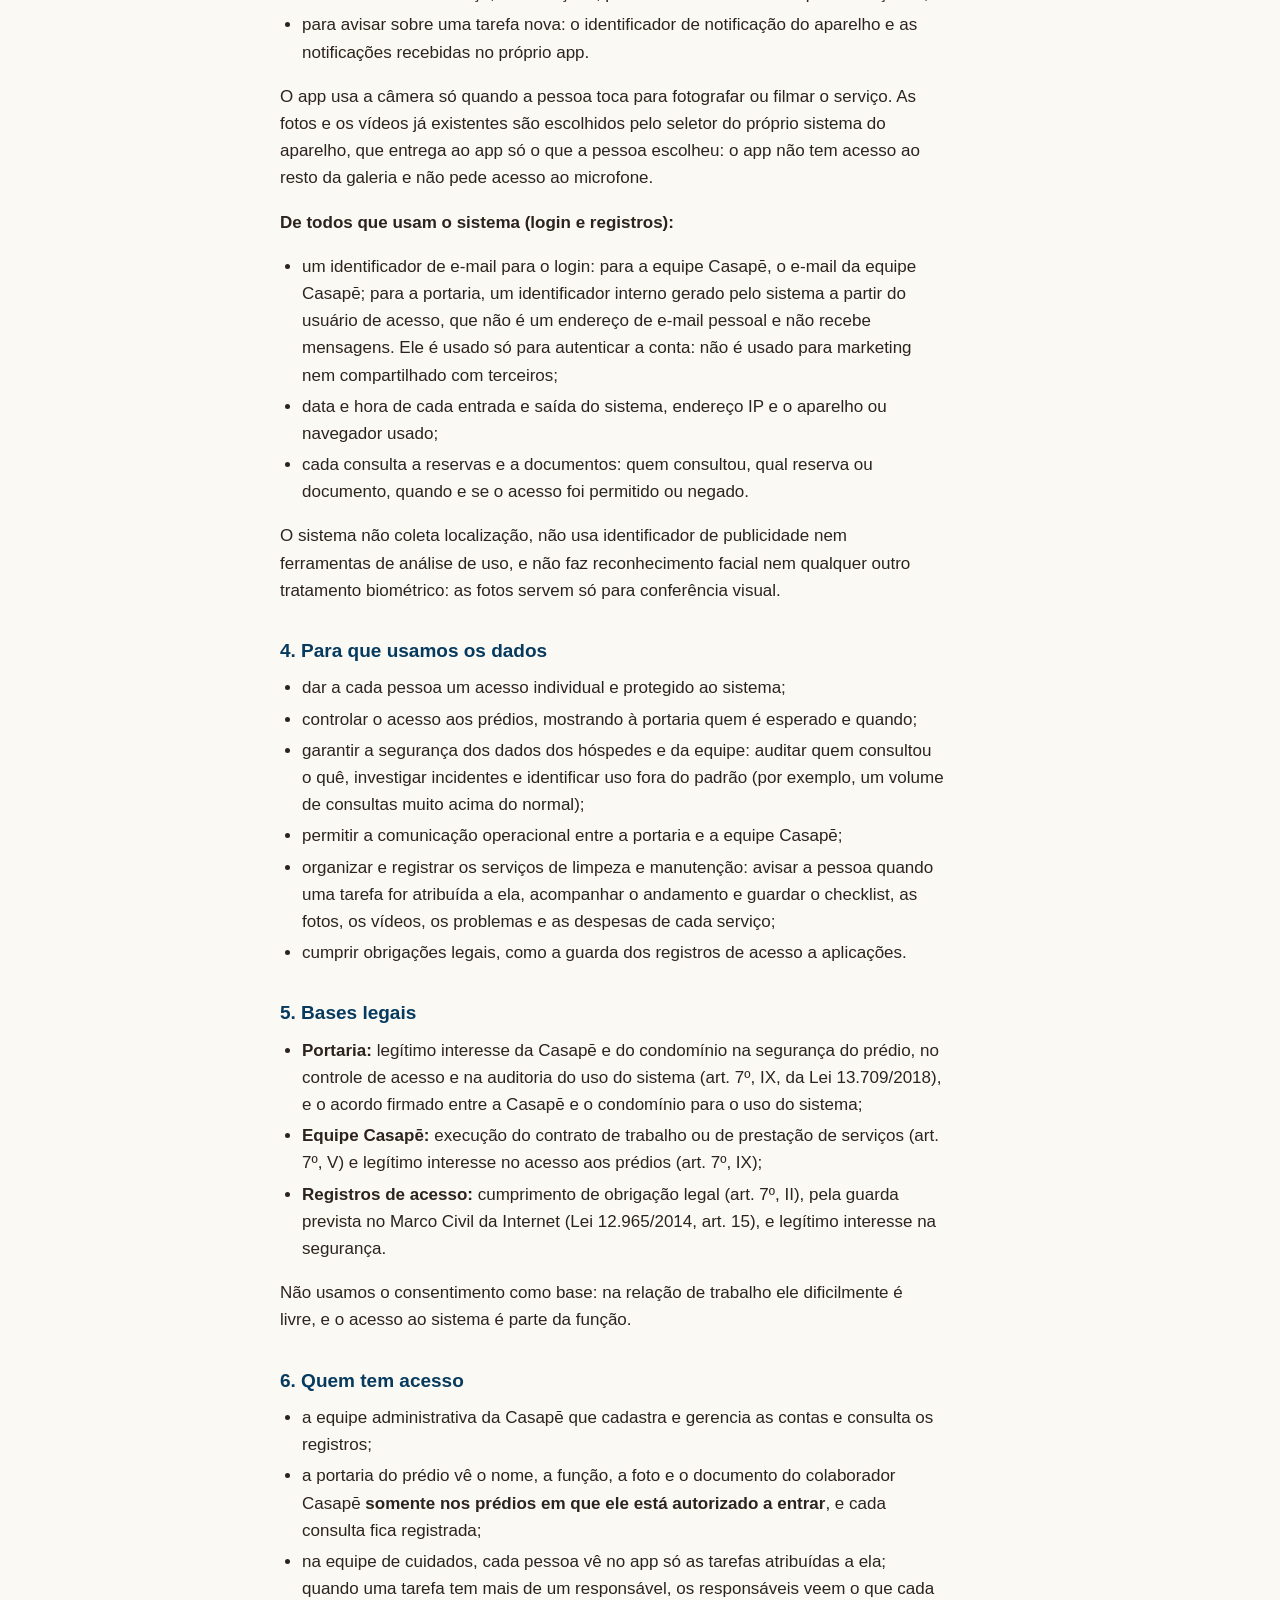
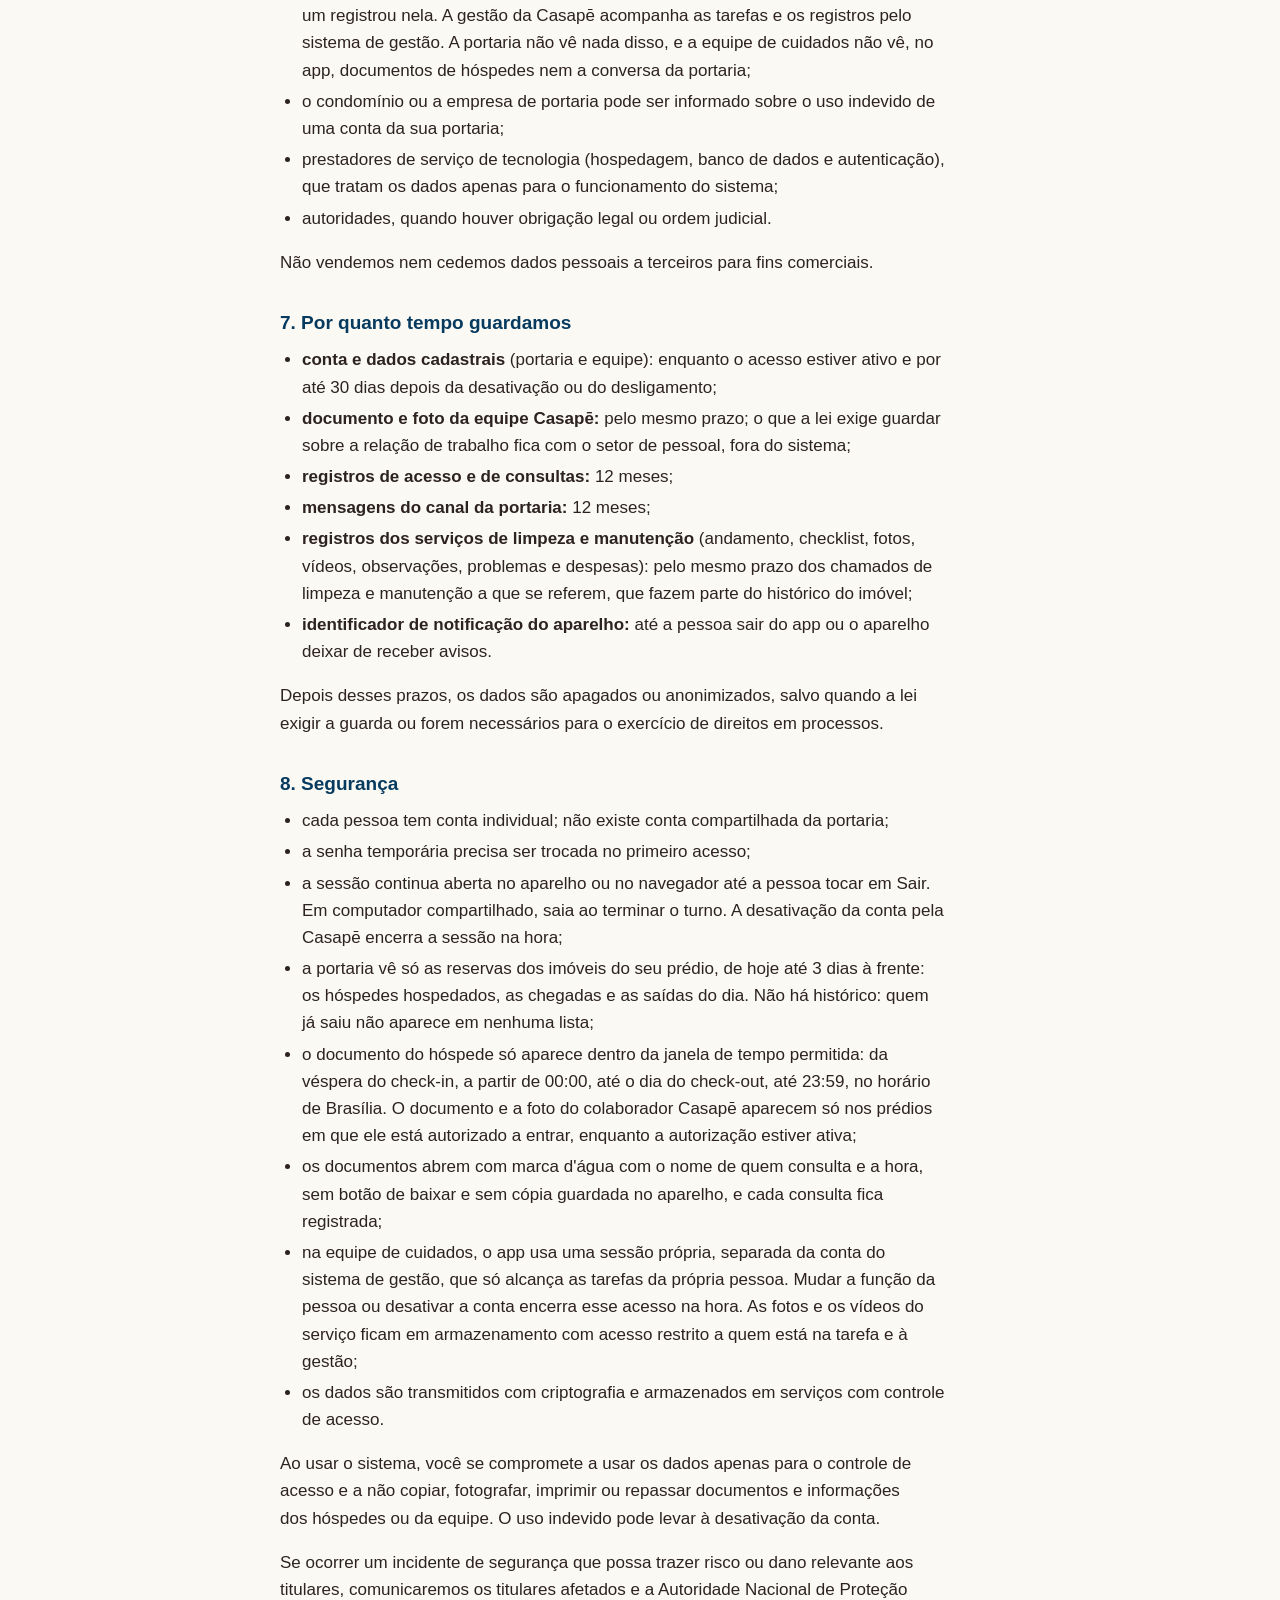
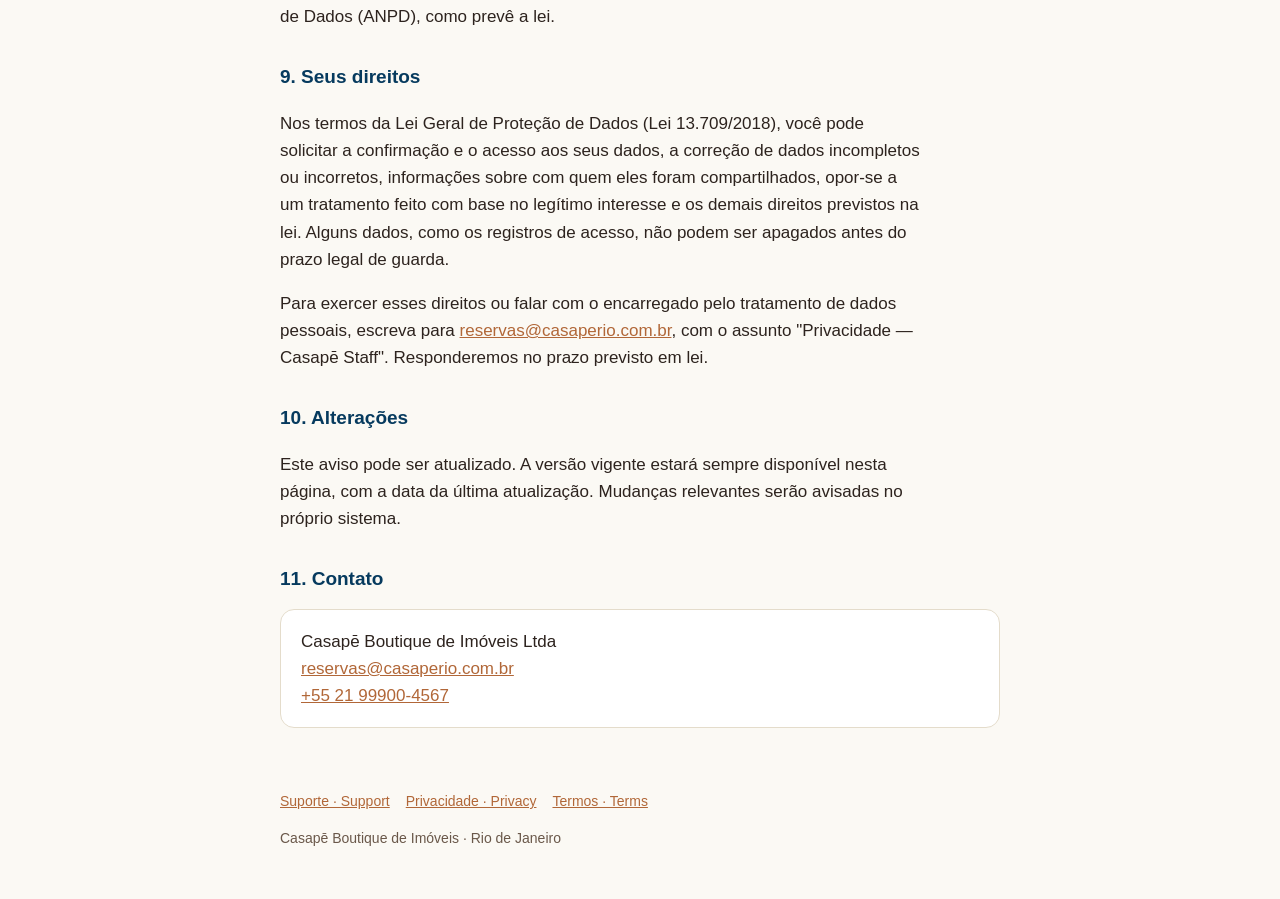
<file: staff/privacidade/index.html>
<!doctype html>
<html lang="pt-BR">
<head>
  <meta charset="utf-8">
  <meta name="viewport" content="width=device-width, initial-scale=1">
  <link rel="icon" href="data:,">
  <title>Privacidade da Equipe e da Portaria · Casapē Staff</title>
  <meta name="description" content="Aviso de privacidade do Casapē Staff para porteiros dos condomínios e para a equipe Casapē.">
  <link rel="stylesheet" href="/assets/site.css">
</head>
<body>
  <header>
    <div class="topo">
      <a class="marca" href="/suporte/">Casapē Staff<small>Boutique de Imóveis</small></a>
    </div>
  </header>

  <!-- Lote L-1 (LGPD, portaria do condomínio), 09/10/2026. A validar com o jurídico antes de
       publicar. Só em pt-BR, como o app da fase 1 (sem o seletor de idioma: o lang.js esconderia
       o texto para um navegador em inglês). Base: auditoria casape-staff, Parte E §3.4 a §3.9. -->
  <main class="texto">
    <article>
      <h1>Aviso de Privacidade da Equipe e da Portaria</h1>
      <p class="sub">Última atualização: 27 de outubro de 2026</p>

      <p>Este aviso explica quais dados pessoais o sistema Casapē Staff trata sobre quem trabalha na portaria dos condomínios e na equipe da Casapē, para que eles são usados, por quanto tempo são guardados e como exercer seus direitos. A privacidade dos hóspedes está na <a href="/privacidade/">Política de Privacidade do aplicativo Casapē Rio</a>.</p>

      <h2>1. A quem se aplica</h2>
      <ul>
        <li><strong>Portaria:</strong> porteiros, zeladores e demais funcionários da portaria dos condomínios onde a Casapē administra imóveis, inclusive os de empresas de portaria contratadas pelo condomínio, que usam o Casapē Staff para conferir a chegada dos hóspedes;</li>
        <li><strong>Equipe Casapē:</strong> colaboradores e prestadores de serviço da Casapē (por exemplo, limpeza, manutenção e relacionamento com hóspedes) que usam o sistema ou cuja entrada nos prédios é conferida pela portaria por meio dele;</li>
        <li><strong>Equipe de cuidados:</strong> quem faz a limpeza e a manutenção dos imóveis e usa o Casapē Staff para receber e registrar as próprias tarefas, entrando com a conta da empresa (o mesmo e-mail e a mesma senha do sistema de gestão da Casapē).</li>
      </ul>

      <h2>2. Quem somos</h2>
      <p>O Casapē Staff é operado pela Casapē Boutique de Imóveis Ltda, CNPJ 52.920.595/0001-05, com sede na Av. Bartolomeu Mitre, 254, Loja A, Leblon, Rio de Janeiro, RJ. A Casapē é a controladora dos dados tratados no sistema. A relação de trabalho de cada porteiro continua sendo com o condomínio ou com a empresa de portaria, que respondem pelos dados que tratam fora do sistema.</p>

      <h2>3. Dados que tratamos</h2>
      <p><strong>Da portaria:</strong></p>
      <ul>
        <li>nome, usuário de acesso (usado com a senha para entrar no sistema), telefone de contato e, se houver, foto;</li>
        <li>condomínio, prédio e imóveis aos quais o acesso está ligado, e a situação da conta (ativa ou desativada);</li>
        <li>senha, guardada apenas em forma cifrada pelo serviço de autenticação; a Casapē não tem acesso a ela;</li>
        <li>data e versão do termo de uso aceito no primeiro acesso;</li>
        <li>mensagens trocadas com a equipe Casapē pelo canal da portaria.</li>
      </ul>
      <p><strong>Da equipe Casapē:</strong></p>
      <ul>
        <li>nome, função e os imóveis ou prédios em que atua;</li>
        <li>número e foto do documento de identidade e, se houver, foto do rosto, mostrados à portaria para conferência na entrada.</li>
      </ul>
      <p><strong>Da equipe de cuidados (limpeza e manutenção):</strong></p>
      <ul>
        <li>nome e função, vindos da conta da empresa, e as tarefas atribuídas a cada pessoa (imóvel, tipo de serviço e datas);</li>
        <li>o andamento de cada tarefa: quando a pessoa indicou que estava a caminho, quando começou e quando finalizou, e quem registrou cada passo;</li>
        <li>o checklist da limpeza: os itens marcados e as respostas em texto e em número;</li>
        <li>fotos e vídeos do serviço, observações, problemas relatados e despesas lançadas;</li>
        <li>para avisar sobre uma tarefa nova: o identificador de notificação do aparelho e as notificações recebidas no próprio app.</li>
      </ul>
      <p>O app usa a câmera só quando a pessoa toca para fotografar ou filmar o serviço. As fotos e os vídeos já existentes são escolhidos pelo seletor do próprio sistema do aparelho, que entrega ao app só o que a pessoa escolheu: o app não tem acesso ao resto da galeria e não pede acesso ao microfone.</p>
      <p><strong>De todos que usam o sistema (login e registros):</strong></p>
      <ul>
        <li>um identificador de e-mail para o login: para a equipe Casapē, o e-mail da equipe Casapē; para a portaria, um identificador interno gerado pelo sistema a partir do usuário de acesso, que não é um endereço de e-mail pessoal e não recebe mensagens. Ele é usado só para autenticar a conta: não é usado para marketing nem compartilhado com terceiros;</li>
        <li>data e hora de cada entrada e saída do sistema, endereço IP e o aparelho ou navegador usado;</li>
        <li>cada consulta a reservas e a documentos: quem consultou, qual reserva ou documento, quando e se o acesso foi permitido ou negado.</li>
      </ul>
      <p>O sistema não coleta localização, não usa identificador de publicidade nem ferramentas de análise de uso, e não faz reconhecimento facial nem qualquer outro tratamento biométrico: as fotos servem só para conferência visual.</p>

      <h2>4. Para que usamos os dados</h2>
      <ul>
        <li>dar a cada pessoa um acesso individual e protegido ao sistema;</li>
        <li>controlar o acesso aos prédios, mostrando à portaria quem é esperado e quando;</li>
        <li>garantir a segurança dos dados dos hóspedes e da equipe: auditar quem consultou o quê, investigar incidentes e identificar uso fora do padrão (por exemplo, um volume de consultas muito acima do normal);</li>
        <li>permitir a comunicação operacional entre a portaria e a equipe Casapē;</li>
        <li>organizar e registrar os serviços de limpeza e manutenção: avisar a pessoa quando uma tarefa for atribuída a ela, acompanhar o andamento e guardar o checklist, as fotos, os vídeos, os problemas e as despesas de cada serviço;</li>
        <li>cumprir obrigações legais, como a guarda dos registros de acesso a aplicações.</li>
      </ul>

      <h2>5. Bases legais</h2>
      <ul>
        <li><strong>Portaria:</strong> legítimo interesse da Casapē e do condomínio na segurança do prédio, no controle de acesso e na auditoria do uso do sistema (art. 7º, IX, da Lei 13.709/2018), e o acordo firmado entre a Casapē e o condomínio para o uso do sistema;</li>
        <li><strong>Equipe Casapē:</strong> execução do contrato de trabalho ou de prestação de serviços (art. 7º, V) e legítimo interesse no acesso aos prédios (art. 7º, IX);</li>
        <li><strong>Registros de acesso:</strong> cumprimento de obrigação legal (art. 7º, II), pela guarda prevista no Marco Civil da Internet (Lei 12.965/2014, art. 15), e legítimo interesse na segurança.</li>
      </ul>
      <p>Não usamos o consentimento como base: na relação de trabalho ele dificilmente é livre, e o acesso ao sistema é parte da função.</p>

      <h2>6. Quem tem acesso</h2>
      <ul>
        <li>a equipe administrativa da Casapē que cadastra e gerencia as contas e consulta os registros;</li>
        <li>a portaria do prédio vê o nome, a função, a foto e o documento do colaborador Casapē <strong>somente nos prédios em que ele está autorizado a entrar</strong>, e cada consulta fica registrada;</li>
        <li>na equipe de cuidados, cada pessoa vê no app só as tarefas atribuídas a ela; quando uma tarefa tem mais de um responsável, os responsáveis veem o que cada um registrou nela. A gestão da Casapē acompanha as tarefas e os registros pelo sistema de gestão. A portaria não vê nada disso, e a equipe de cuidados não vê, no app, documentos de hóspedes nem a conversa da portaria;</li>
        <li>o condomínio ou a empresa de portaria pode ser informado sobre o uso indevido de uma conta da sua portaria;</li>
        <li>prestadores de serviço de tecnologia (hospedagem, banco de dados e autenticação), que tratam os dados apenas para o funcionamento do sistema;</li>
        <li>autoridades, quando houver obrigação legal ou ordem judicial.</li>
      </ul>
      <p>Não vendemos nem cedemos dados pessoais a terceiros para fins comerciais.</p>

      <h2>7. Por quanto tempo guardamos</h2>
      <ul>
        <li><strong>conta e dados cadastrais</strong> (portaria e equipe): enquanto o acesso estiver ativo e por até 30 dias depois da desativação ou do desligamento;</li>
        <li><strong>documento e foto da equipe Casapē:</strong> pelo mesmo prazo; o que a lei exige guardar sobre a relação de trabalho fica com o setor de pessoal, fora do sistema;</li>
        <li><strong>registros de acesso e de consultas:</strong> 12 meses;</li>
        <li><strong>mensagens do canal da portaria:</strong> 12 meses;</li>
        <li><strong>registros dos serviços de limpeza e manutenção</strong> (andamento, checklist, fotos, vídeos, observações, problemas e despesas): pelo mesmo prazo dos chamados de limpeza e manutenção a que se referem, que fazem parte do histórico do imóvel;</li>
        <li><strong>identificador de notificação do aparelho:</strong> até a pessoa sair do app ou o aparelho deixar de receber avisos.</li>
      </ul>
      <p>Depois desses prazos, os dados são apagados ou anonimizados, salvo quando a lei exigir a guarda ou forem necessários para o exercício de direitos em processos.</p>

      <h2>8. Segurança</h2>
      <ul>
        <li>cada pessoa tem conta individual; não existe conta compartilhada da portaria;</li>
        <li>a senha temporária precisa ser trocada no primeiro acesso;</li>
        <li>a sessão continua aberta no aparelho ou no navegador até a pessoa tocar em Sair. Em computador compartilhado, saia ao terminar o turno. A desativação da conta pela Casapē encerra a sessão na hora;</li>
        <li>a portaria vê só as reservas dos imóveis do seu prédio, de hoje até 3 dias à frente: os hóspedes hospedados, as chegadas e as saídas do dia. Não há histórico: quem já saiu não aparece em nenhuma lista;</li>
        <li>o documento do hóspede só aparece dentro da janela de tempo permitida: da véspera do check-in, a partir de 00:00, até o dia do check-out, até 23:59, no horário de Brasília. O documento e a foto do colaborador Casapē aparecem só nos prédios em que ele está autorizado a entrar, enquanto a autorização estiver ativa;</li>
        <li>os documentos abrem com marca d'água com o nome de quem consulta e a hora, sem botão de baixar e sem cópia guardada no aparelho, e cada consulta fica registrada;</li>
        <li>na equipe de cuidados, o app usa uma sessão própria, separada da conta do sistema de gestão, que só alcança as tarefas da própria pessoa. Mudar a função da pessoa ou desativar a conta encerra esse acesso na hora. As fotos e os vídeos do serviço ficam em armazenamento com acesso restrito a quem está na tarefa e à gestão;</li>
        <li>os dados são transmitidos com criptografia e armazenados em serviços com controle de acesso.</li>
      </ul>
      <p>Ao usar o sistema, você se compromete a usar os dados apenas para o controle de acesso e a não copiar, fotografar, imprimir ou repassar documentos e informações dos hóspedes ou da equipe. O uso indevido pode levar à desativação da conta.</p>
      <p>Se ocorrer um incidente de segurança que possa trazer risco ou dano relevante aos titulares, comunicaremos os titulares afetados e a Autoridade Nacional de Proteção de Dados (ANPD), como prevê a lei.</p>

      <h2>9. Seus direitos</h2>
      <p>Nos termos da Lei Geral de Proteção de Dados (Lei 13.709/2018), você pode solicitar a confirmação e o acesso aos seus dados, a correção de dados incompletos ou incorretos, informações sobre com quem eles foram compartilhados, opor-se a um tratamento feito com base no legítimo interesse e os demais direitos previstos na lei. Alguns dados, como os registros de acesso, não podem ser apagados antes do prazo legal de guarda.</p>
      <p>Para exercer esses direitos ou falar com o encarregado pelo tratamento de dados pessoais, escreva para <a href="mailto:reservas@casaperio.com.br">reservas@casaperio.com.br</a>, com o assunto "Privacidade — Casapē Staff". Responderemos no prazo previsto em lei.</p>

      <h2>10. Alterações</h2>
      <p>Este aviso pode ser atualizado. A versão vigente estará sempre disponível nesta página, com a data da última atualização. Mudanças relevantes serão avisadas no próprio sistema.</p>

      <h2>11. Contato</h2>
      <div class="cartao">
        <p style="margin:0">Casapē Boutique de Imóveis Ltda<br>
        <a href="mailto:reservas@casaperio.com.br">reservas@casaperio.com.br</a><br>
        <a href="https://wa.me/5521999004567">+55 21 99900-4567</a></p>
      </div>
    </article>
  </main>

  <footer>
    <nav>
      <a href="/suporte/">Suporte · Support</a>
      <a href="/privacidade/">Privacidade · Privacy</a>
      <a href="/termos/">Termos · Terms</a>
    </nav>
    <p>Casapē Boutique de Imóveis · Rio de Janeiro</p>
  </footer>
</body>
</html>
</file>
<file: assets/site.css>
/* Casapē Rio — páginas do app. Sem fontes nem scripts de terceiros. */
:root {
  --oceano: #063a5e;
  --caramelo: #b16738;
  --marfim: #f7f2e6;
  --carvao: #2d231e;
  --taupe: #6a584a;
  --linha: #e4dccb;
  --fundo: #fbf9f4;
}

* { box-sizing: border-box; }

html { -webkit-text-size-adjust: 100%; }

body {
  margin: 0;
  background: var(--fundo);
  color: var(--carvao);
  font: 17px/1.6 -apple-system, BlinkMacSystemFont, "Segoe UI", Roboto, "Helvetica Neue", Arial, sans-serif;
}

header {
  background: var(--oceano);
  color: #fff;
  padding: 20px 20px 18px;
}

.topo {
  max-width: 760px;
  margin: 0 auto;
  display: flex;
  align-items: center;
  justify-content: space-between;
  gap: 12px;
}

.marca {
  font-family: Georgia, "Times New Roman", serif;
  font-size: 24px;
  letter-spacing: 0.02em;
  color: #fff;
  text-decoration: none;
}

.marca small {
  display: block;
  font: 600 11px/1.4 -apple-system, BlinkMacSystemFont, "Segoe UI", Roboto, Arial, sans-serif;
  letter-spacing: 0.18em;
  text-transform: uppercase;
  opacity: 0.75;
}

.idiomas { display: flex; gap: 4px; }

.idiomas button {
  font: 600 13px/1 inherit;
  font-family: inherit;
  color: #fff;
  background: transparent;
  border: 1px solid rgba(255, 255, 255, 0.45);
  border-radius: 999px;
  padding: 8px 12px;
  cursor: pointer;
  min-height: 36px;
}

.idiomas button[aria-pressed="true"] {
  background: #fff;
  color: var(--oceano);
  border-color: #fff;
}

main {
  max-width: 760px;
  margin: 0 auto;
  padding: 28px 20px 48px;
}

h1 {
  font-family: Georgia, "Times New Roman", serif;
  font-weight: 400;
  color: var(--oceano);
  font-size: 30px;
  line-height: 1.2;
  margin: 0 0 6px;
}

h2 {
  font-size: 19px;
  color: var(--oceano);
  margin: 32px 0 8px;
}

.sub { color: var(--taupe); margin: 0 0 24px; }

a { color: var(--caramelo); }

.cartao {
  background: #fff;
  border: 1px solid var(--linha);
  border-radius: 14px;
  padding: 18px 20px;
  margin: 14px 0;
}

.cartao h2 { margin-top: 0; }

.contato {
  display: block;
  font-size: 19px;
  font-weight: 600;
  color: var(--oceano);
  text-decoration: none;
  word-break: break-word;
}

.rotulo {
  font-size: 12px;
  font-weight: 700;
  letter-spacing: 0.14em;
  text-transform: uppercase;
  color: var(--caramelo);
  margin: 0 0 4px;
}

table { border-collapse: collapse; width: 100%; }
td { padding: 6px 0; border-bottom: 1px solid var(--linha); vertical-align: top; }
td:last-child { text-align: right; white-space: nowrap; padding-left: 12px; }
tr:last-child td { border-bottom: 0; }

footer {
  max-width: 760px;
  margin: 0 auto;
  padding: 0 20px 36px;
  color: var(--taupe);
  font-size: 14px;
}

footer nav { display: flex; flex-wrap: wrap; gap: 8px 16px; }

.texto p, .texto li { max-width: 68ch; }
.texto ul { padding-left: 22px; margin: 8px 0 12px; }
.texto li { margin: 4px 0; }

[lang][hidden] { display: none !important; }

@media (min-width: 640px) {
  h1 { font-size: 36px; }
}
</file>
